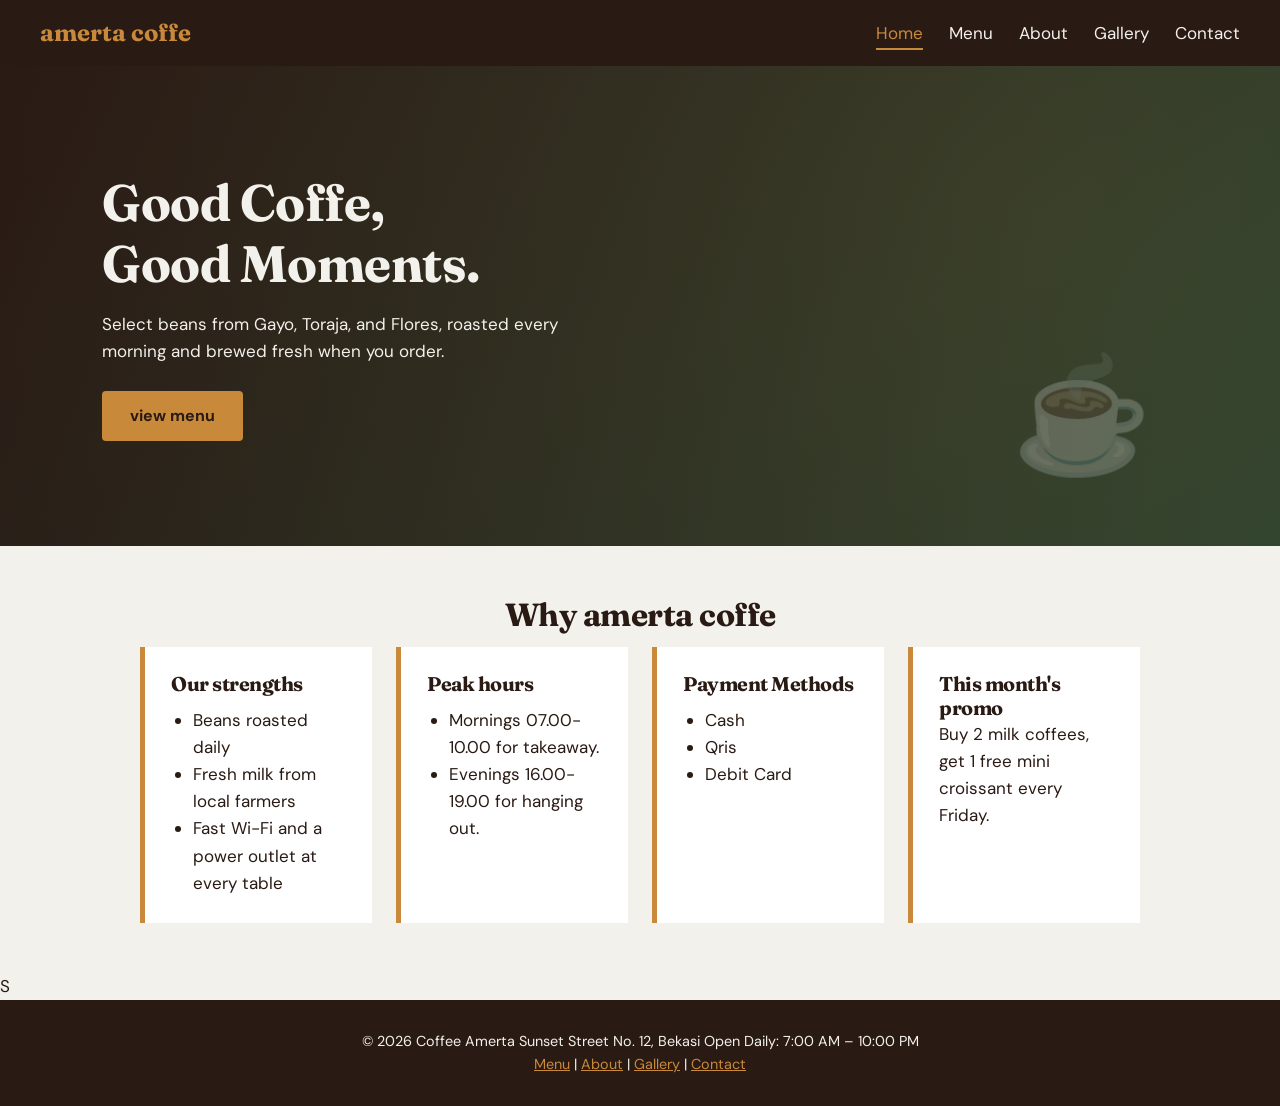
<file: index.html>
<!DOCTYPE html>
<html lang="en">
<head>
  <meta charset="UTF-8">
  <meta name="viewport" content="width=device-width,initial-scale=1">
  <title>Home | amerta coffe</title>
  <link href="https://fonts.googleapis.com/css2?family=DM+Sans:wght@400;700&family=Fraunces:wght@700&display=swap" rel="stylesheet">
  <link rel="stylesheet" href="style.css">
  <style>
    .cols { display: grid; grid-template-columns: repeat(4, 1fr); gap: 24px; }
    .hero { position: relative; }
    .steam { position: absolute; right: 24px; bottom: 16px; }
    .box:hover { transform: translateY(-6px); transition: 0.3px; }
    .cols { display: grid; grid-template-columns: repeat(4, 1fr); gap: 24px; }
    .box {box-shadow: 0 2px 8 px rgba(0,0,.15);
    @media (max-width: 800px) { .cols {grid-template-columns: repeat (2, 1fr); }  
</style>
</head>
<body>
  <nav>
    <a class="logo" href="index.html">amerta coffe</a>
    <ul>
      <li><a href="index.html" class="active">Home</a></li>
      <li><a href="menu.html">Menu</a></li>
      <li><a href="about.html">About</a></li>
      <li><a href="gallery.html">Gallery</a></li>
      <li><a href="contact.html">Contact</a></li>
    </ul>
  </nav>

  <header class="hero">
    <div>
      <h1>Good Coffe,<br>Good Moments.</h1>
      <p>Select beans from Gayo, Toraja, and Flores, roasted every morning and brewed fresh when you order.</p>
      <a class="btn" href="menu.html">view menu</a>
    </div>
    <span class="steam">&#9749;</span>
  </header>

  <main>
    <h2 style="text-align:center;">Why amerta coffe</h2>
    <div class="cols">
      <div class="box">
        <h3>Our strengths</h3>
        <ul class="plain">
          <li>Beans roasted daily</li>
          <li>Fresh milk from local farmers</li>
          <li>Fast Wi-Fi and a power outlet at every table</li>
        </ul>
      </div>
      <div class="box">
        <h3>Peak hours</h3>
        <ul class="plain">
          <li>Mornings 07.00-10.00 for takeaway.</li>
          <li>Evenings 16.00-19.00 for hanging out.</li>
        </ul>
      </div>
      <div class="box">
        <h3>Payment Methods</h3>
      <ul class="plain">
        <li>Cash</li>
        <li>Qris</li>
        <li>Debit Card</li>
      </ul>
      </div>
      <div class="box">
        <h3>This month's promo</h3>
        <p>Buy 2 milk coffees, get 1 free mini croissant every Friday.</p>
      </div>
    </div>
  </main>S
  

  <footer>
    <p>&copy; 2026 Coffee Amerta Sunset Street No. 12, Bekasi Open Daily: 7:00 AM – 10:00 PM</p>
    <p><a href="menu.html">Menu</a> | <a href="about.html">About</a> | <a href="gallery.html">Gallery</a> | <a href="contact.html">Contact</a></p>
  </footer>
</body>
</html>
</file>
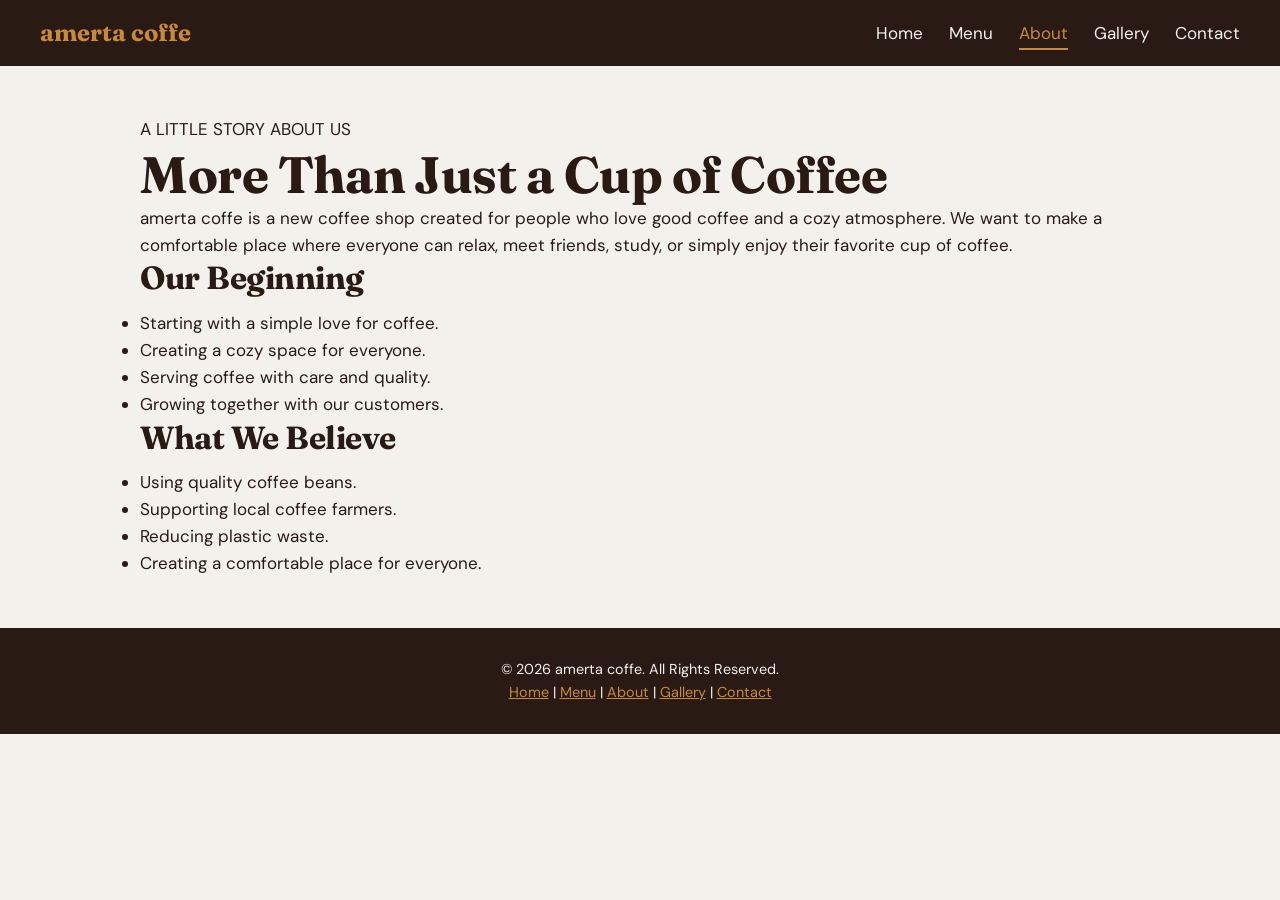
<file: about.html>
<!DOCTYPE html>
<html lang="en">
<head>
  <meta charset="UTF-8">
  <meta name="viewport" content="width=device-width, initial-scale=1.0">
  <title>About Us - amerta coffe</title>
  <link href="https://fonts.googleapis.com/css2?family=DM+Sans:wght@400;500;700&family=Fraunces:wght@600;700&display=swap" rel="stylesheet">
  <link rel="stylesheet" href="style.css">
  <style>
   </style>
</head>
<body>
    <nav>
    <a class="logo" href="index.html">amerta coffe</a>
    <ul>
      <li><a href="index.html">Home</a></li>
      <li><a href="menu.html">Menu</a></li>
      <li><a href="about.html" class="active">About</a></li>
      <li><a href="gallery.html">Gallery</a></li>
      <li><a href="contact.html">Contact</a></li>
    </ul>
  </nav>
  <main class="about-container">
    <section class="about-intro">
      <p class="about-subtitle">A LITTLE STORY ABOUT US</p>
      <h1>More Than Just a Cup of Coffee</h1>
      <p class="description">
        amerta coffe is a new coffee shop created for people
        who love good coffee and a cozy atmosphere.
        We want to make a comfortable place where everyone
        can relax, meet friends, study, or simply enjoy
        their favorite cup of coffee.
      </p>
    </section>
    <section class="about-details">
        <div class="about-card">
        <h2>Our Beginning</h2>
         <ul>
          <li>Starting with a simple love for coffee.</li>
          <li>Creating a cozy space for everyone.</li>
          <li>Serving coffee with care and quality.</li>
          <li>Growing together with our customers.</li>
        </ul>
      </div>
      <div class="about-card">
        <h2>What We Believe</h2>
        <ul>
          <li>Using quality coffee beans.</li>
          <li>Supporting local coffee farmers.</li>
          <li>Reducing plastic waste.</li>
          <li>Creating a comfortable place for everyone.</li>
        </ul>
      </div>
    </section>
</main>
  <footer>
    <p>&copy; 2026 amerta coffe. All Rights Reserved.</p>
    <p>
      <a href="index.html">Home</a> |
      <a href="menu.html">Menu</a> |
      <a href="about.html">About</a> |
      <a href="gallery.html">Gallery</a> |
      <a href="contact.html">Contact</a>
    </p>
  </footer>
</body>
</html>
</file>
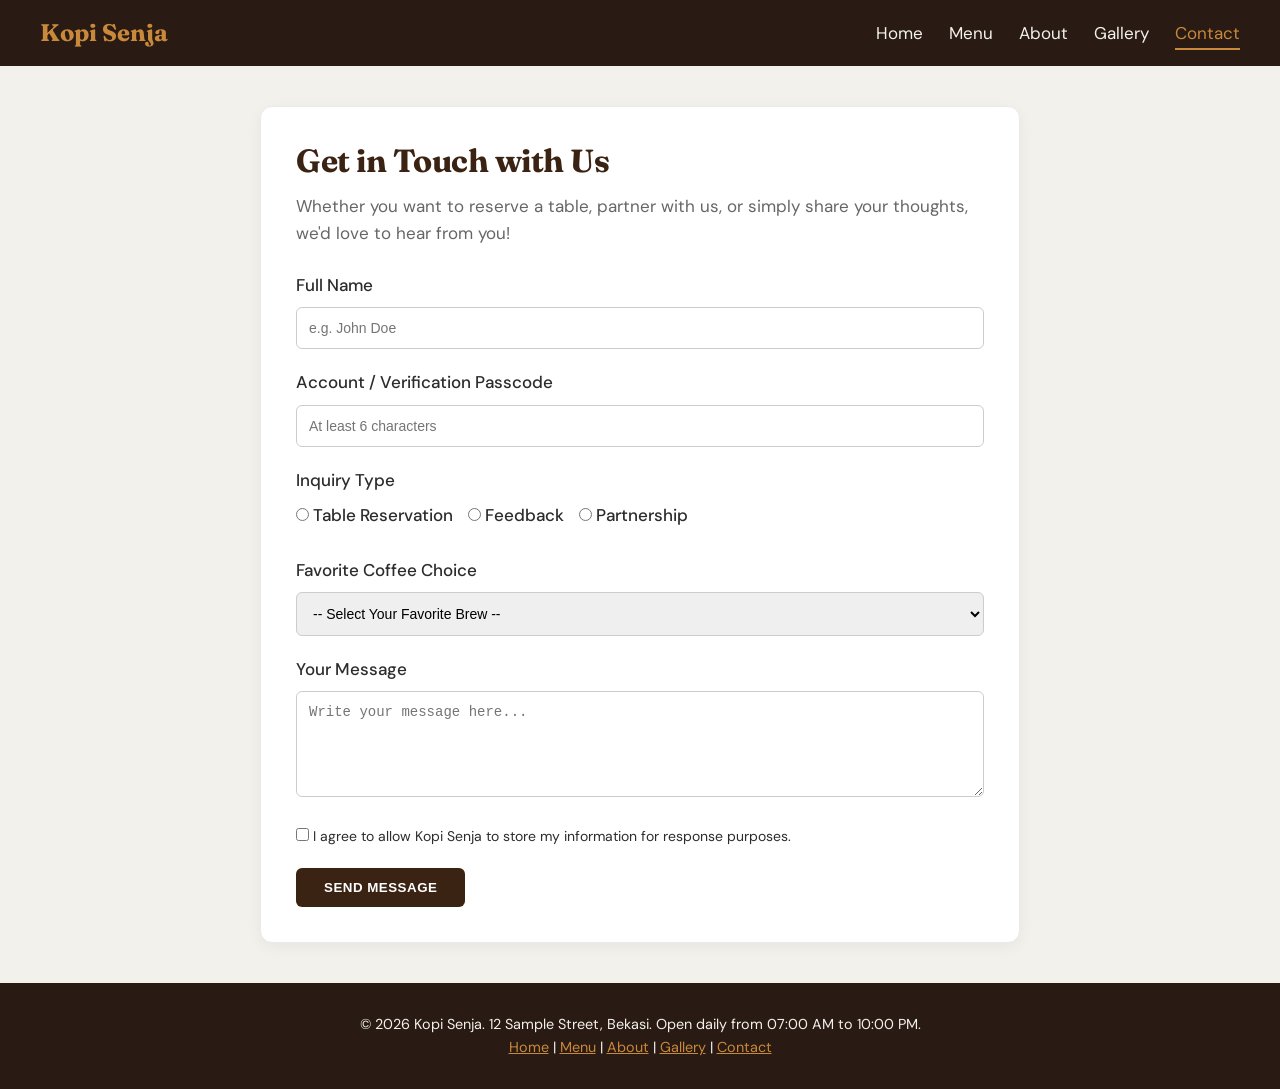
<file: contact.html>
<!DOCTYPE html>
<html lang="en">
<head>
  <meta charset="UTF-8">
  <meta name="viewport" content="width=device-width, initial-scale=1.0">
  <title>Contact Us - Kopi Senja</title>
  
  <!-- Fonts -->
  <link href="https://fonts.googleapis.com/css2?family=DM+Sans:wght@400;500;700&family=Fraunces:wght@600;700&display=swap" rel="stylesheet">
  
  <!-- External CSS -->
  <link rel="stylesheet" href="style.css">

  <!-- Internal CSS (Requirement: Internal style tag) -->
  <style>
    .contact-container {
      max-width: 800px;
      margin: 40px auto;
      padding: 0 20px;
    }

    .contact-card {
      background-color: #ffffff;
      border-radius: 12px;
      padding: 35px;
      box-shadow: 0 4px 15px rgba(0,0,0,0.05);
      border: 1px solid #eaeaea;
    }

    .form-group {
      margin-bottom: 20px;
    }

    .form-group label {
      display: block;
      font-weight: 500;
      margin-bottom: 8px;
      color: #2c2c2c;
    }

    .form-control {
      width: 100%;
      padding: 12px;
      border: 1px solid #cccccc;
      border-radius: 6px;
      font-size: 14px;
      box-sizing: border-box;
    }

    .radio-group {
      display: flex;
      gap: 15px;
      margin-top: 5px;
    }

    .error-message {
      color: #d9534f;
      font-size: 14px;
      margin-bottom: 15px;
      font-weight: bold;
    }

    .submit-btn {
      background-color: #3b2314;
      color: #ffffff;
      padding: 12px 28px;
      border: none;
      border-radius: 6px;
      cursor: pointer;
      font-weight: 600;
    }

    .submit-btn:hover {
      background-color: #54331d;
    }
  </style>
</head>
<body>

  <!-- Navigation Bar -->
  <nav>
    <a class="logo" href="index.html">Kopi Senja</a>
    <ul>
      <li><a href="index.html">Home</a></li>
      <li><a href="menu.html">Menu</a></li>
      <li><a href="about.html">About</a></li>
      <li><a href="gallery.html">Gallery</a></li>
      <li><a href="contact.html" class="active">Contact</a></li>
    </ul>
  </nav>

  <!-- Main Content Area -->
  <main class="contact-container">
    <div class="contact-card">
      <h2 style="margin-top: 0; color: #3b2314;">Get in Touch with Us</h2>
      <p style="color: #666666; margin-bottom: 25px;">Whether you want to reserve a table, partner with us, or simply share your thoughts, we'd love to hear from you!</p>

      <!-- Contact Form -->
      <form id="contactForm" onsubmit="return validateContactForm()">
        
        <!-- Text Input -->
        <div class="form-group">
          <label for="fullName">Full Name</label>
          <input type="text" id="fullName" class="form-control" placeholder="e.g. John Doe">
        </div>

        <!-- Password Input -->
        <div class="form-group">
          <label for="userPassword">Account / Verification Passcode</label>
          <input type="password" id="userPassword" class="form-control" placeholder="At least 6 characters">
        </div>

        <!-- Radio Buttons -->
        <div class="form-group">
          <label>Inquiry Type</label>
          <div class="radio-group">
            <label><input type="radio" name="inquiryType" value="Reservation"> Table Reservation</label>
            <label><input type="radio" name="inquiryType" value="Feedback"> Feedback</label>
            <label><input type="radio" name="inquiryType" value="Partnership"> Partnership</label>
          </div>
        </div>

        <!-- Selection Dropdown -->
        <div class="form-group">
          <label for="favoriteCoffee">Favorite Coffee Choice</label>
          <select id="favoriteCoffee" class="form-control">
            <option value="">-- Select Your Favorite Brew --</option>
            <option value="Espresso">Classic Espresso</option>
            <option value="Senja Milk Coffee">Senja Milk Coffee</option>
            <option value="Cappuccino">Creamy Cappuccino</option>
            <option value="Americano">Hot Americano</option>
          </select>
        </div>

        <!-- Text Area -->
        <div class="form-group">
          <label for="messageBox">Your Message</label>
          <textarea id="messageBox" class="form-control" rows="5" placeholder="Write your message here..."></textarea>
        </div>

        <!-- Checkbox -->
        <div class="form-group">
          <label style="font-weight: normal; font-size: 14px;">
            <input type="checkbox" id="termsAgreement"> I agree to allow Kopi Senja to store my information for response purposes.
          </label>
        </div>

        <!-- Error Notification Area -->
        <div id="errorMessage" class="error-message"></div>

        <!-- Submit Button (Inline CSS requirement demo) -->
        <button type="submit" class="submit-btn" style="text-transform: uppercase; letter-spacing: 0.5px;">Send Message</button>
      </form>
    </div>
  </main>

  <!-- Footer Area -->
  <footer>
    <p>&copy; 2026 Kopi Senja. 12 Sample Street, Bekasi. Open daily from 07:00 AM to 10:00 PM.</p>
    <p>
      <a href="index.html">Home</a> | 
      <a href="menu.html">Menu</a> | 
      <a href="about.html">About</a> | 
      <a href="gallery.html">Gallery</a> | 
      <a href="contact.html">Contact</a>
    </p>
  </footer>

  <!-- Form Validation JavaScript -->
  <script>
    function validateContactForm() {
      var errorElement = document.getElementById('errorMessage');
      errorElement.textContent = '';

      var fullName = document.getElementById('fullName').value.trim();
      var password = document.getElementById('userPassword').value;
      var inquiry = document.querySelector('input[name="inquiryType"]:checked');
      var coffee = document.getElementById('favoriteCoffee').value;
      var message = document.getElementById('messageBox').value.trim();
      var agreement = document.getElementById('termsAgreement').checked;

      if (fullName.length < 3) {
        errorElement.textContent = 'Please enter your full name (minimum 3 characters).';
        return false;
      }

      if (password.length < 6) {
        errorElement.textContent = 'Passcode must be at least 6 characters long.';
        return false;
      }

      if (!inquiry) {
        errorElement.textContent = 'Please select an inquiry type.';
        return false;
      }

      if (coffee === '') {
        errorElement.textContent = 'Please choose your favorite coffee selection.';
        return false;
      }

      if (message.length < 10) {
        errorElement.textContent = 'Your message must be at least 10 characters long.';
        return false;
      }

      if (!agreement) {
        errorElement.textContent = 'You must agree to the terms before submitting.';
        return false;
      }

      alert('Thank you! Your message has been sent successfully.');
      return true;
    }
  </script>
</body>
</html>
</file>
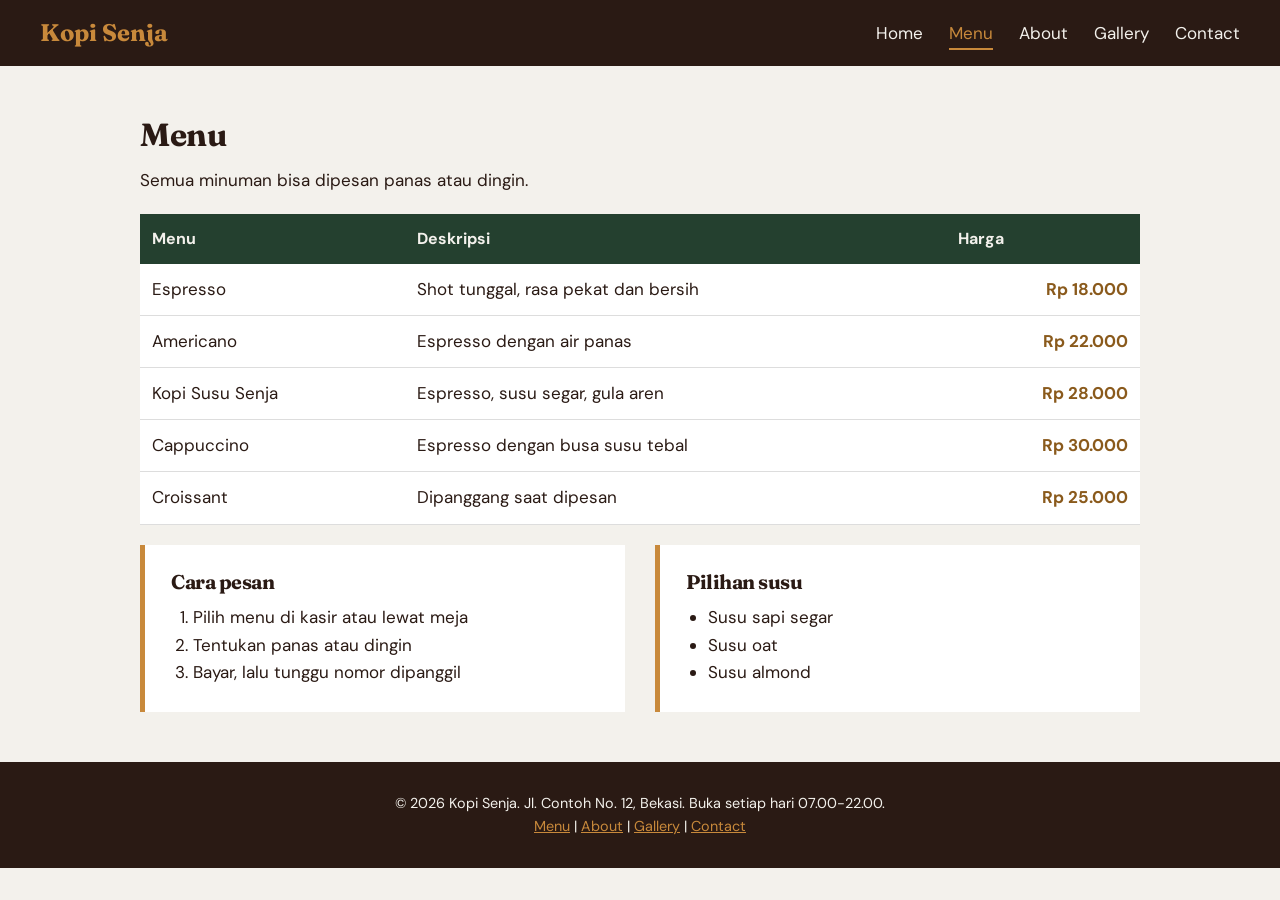
<file: menu.html>
<!DOCTYPE html>
<html lang="id">
<head>
  <meta charset="UTF-8">
  <meta name="viewport" content="width=device-width,initial-scale=1">
  <title>Menu | Kopi Senja</title>
  <link href="https://fonts.googleapis.com/css2?family=DM+Sans:wght@400;700&family=Fraunces:wght@700&display=swap" rel="stylesheet">
  <link rel="stylesheet" href="style.css">
  <style>
    .menu-table{width:100%;border-collapse:collapse;background-color:#fff;margin:20px 0}
    .menu-table th{background-color:#24402F;color:#F3F1EC;text-align:left;padding:12px;font-size:1rem}
    .menu-table td{padding:12px;border-bottom:1px solid #ddd;height:48px}
    .menu-table tr:hover td{background-color:#f6ead7}
    .price{font-weight:700;text-align:right;color:#8a5a1c}
  </style>
</head>
<body>
  <nav>
    <a class="logo" href="index.html">Kopi Senja</a>
    <ul>
      <li><a href="index.html">Home</a></li>
      <li><a href="menu.html" class="active">Menu</a></li>
      <li><a href="about.html">About</a></li>
      <li><a href="gallery.html">Gallery</a></li>
      <li><a href="contact.html">Contact</a></li>
    </ul>
  </nav>

  <main>
    <h2>Menu</h2>
    <p>Semua minuman bisa dipesan panas atau dingin.</p>

    <table class="menu-table">
      <thead>
        <tr><th>Menu</th><th>Deskripsi</th><th>Harga</th></tr>
      </thead>
      <tbody>
        <tr><td>Espresso</td><td>Shot tunggal, rasa pekat dan bersih</td><td class="price">Rp 18.000</td></tr>
        <tr><td>Americano</td><td>Espresso dengan air panas</td><td class="price">Rp 22.000</td></tr>
        <tr><td>Kopi Susu Senja</td><td>Espresso, susu segar, gula aren</td><td class="price">Rp 28.000</td></tr>
        <tr><td>Cappuccino</td><td>Espresso dengan busa susu tebal</td><td class="price">Rp 30.000</td></tr>
        <tr><td>Croissant</td><td>Dipanggang saat dipesan</td><td class="price">Rp 25.000</td></tr>
      </tbody>
    </table>

    <div class="cols">
      <div class="box">
        <h3>Cara pesan</h3>
        <ol class="plain">
          <li>Pilih menu di kasir atau lewat meja</li>
          <li>Tentukan panas atau dingin</li>
          <li>Bayar, lalu tunggu nomor dipanggil</li>
        </ol>
      </div>
      <div class="box">
        <h3>Pilihan susu</h3>
        <ul class="plain">
          <li>Susu sapi segar</li>
          <li>Susu oat</li>
          <li>Susu almond</li>
        </ul>
      </div>
    </div>
  </main>

  <footer>
    <p>&copy; 2026 Kopi Senja. Jl. Contoh No. 12, Bekasi. Buka setiap hari 07.00-22.00.</p>
    <p><a href="menu.html">Menu</a> | <a href="about.html">About</a> | <a href="gallery.html">Gallery</a> | <a href="contact.html">Contact</a></p>
  </footer>
</body>
</html>
</file>
<file: style.css>
:root{
  --esp:#2A1A14;
  --pine:#24402F;
  --car:#C8893B;
  --bg:#F3F1EC;
  --w:#fff;
}
*{box-sizing:border-box;margin:0;padding:0}
body{
  font-family:'DM Sans',Arial,sans-serif;
  font-size:17px;
  line-height:1.6;
  color:var(--esp);
  background-color:var(--bg);
  min-height:100vh;
}
h1,h2,h3{
  font-family:'Fraunces',Georgia,serif;
  font-weight:700;
  letter-spacing:-.5px;
  line-height:1.2;
}
h1{font-size:3.2rem}
h2{font-size:2rem;margin-bottom:12px}
a{color:var(--pine)}

/* Navbar */
nav{
  position:sticky;
  top:0;
  z-index:100;
  display:flex;
  justify-content:space-between;
  align-items:center;
  padding:14px 40px;
  background-color:var(--esp);
}
nav .logo{
  font-family:'Fraunces',Georgia,serif;
  font-size:1.5rem;
  color:var(--car);
  text-decoration:none;
  font-weight:700;
}
nav ul{display:flex;gap:26px;list-style:none}
nav ul a{color:var(--bg);text-decoration:none;padding-bottom:4px}
nav ul a:hover,nav ul a.active{color:var(--car);border-bottom:2px solid var(--car)}

/* Layout */
main{max-width:1000px;width:90%;margin:0 auto;padding:50px 0}
.hero{
  position:relative;
  min-height:480px;
  display:flex;
  align-items:center;
  padding:0 8%;
  color:var(--bg);
  background-image:linear-gradient(120deg,rgba(42,26,20,.92),rgba(36,64,47,.85)),
                   radial-gradient(circle at 80% 30%,#C8893B,#2A1A14);
  background-size:cover;
  background-position:center;
  background-repeat:no-repeat;
}
.hero p{max-width:480px;margin:16px 0 26px}
.hero .steam{position:absolute;right:10%;bottom:40px;font-size:7rem;opacity:.25}
.btn{
  display:inline-block;
  padding:12px 28px;
  background-color:var(--car);
  color:var(--esp);
  font-weight:700;
  text-decoration:none;
  border:0;
  border-radius:4px;
  cursor:pointer;
  font-size:1rem;
}
.btn:hover{background-color:var(--w)}
.cols{display:grid;grid-template-columns:repeat(auto-fit,minmax(260px,1fr));gap:30px}
.box{background-color:var(--w);padding:26px;border-left:5px solid var(--car)}
ul.plain,ol.plain{margin:10px 0 0 22px}
footer{
  background-color:var(--esp);
  color:var(--bg);
  text-align:center;
  padding:30px 20px;
  font-size:.9rem;
}
footer a{color:var(--car)}
@media(max-width:700px){
  nav{flex-direction:column;gap:10px}
  h1{font-size:2.2rem}
}
</file>
